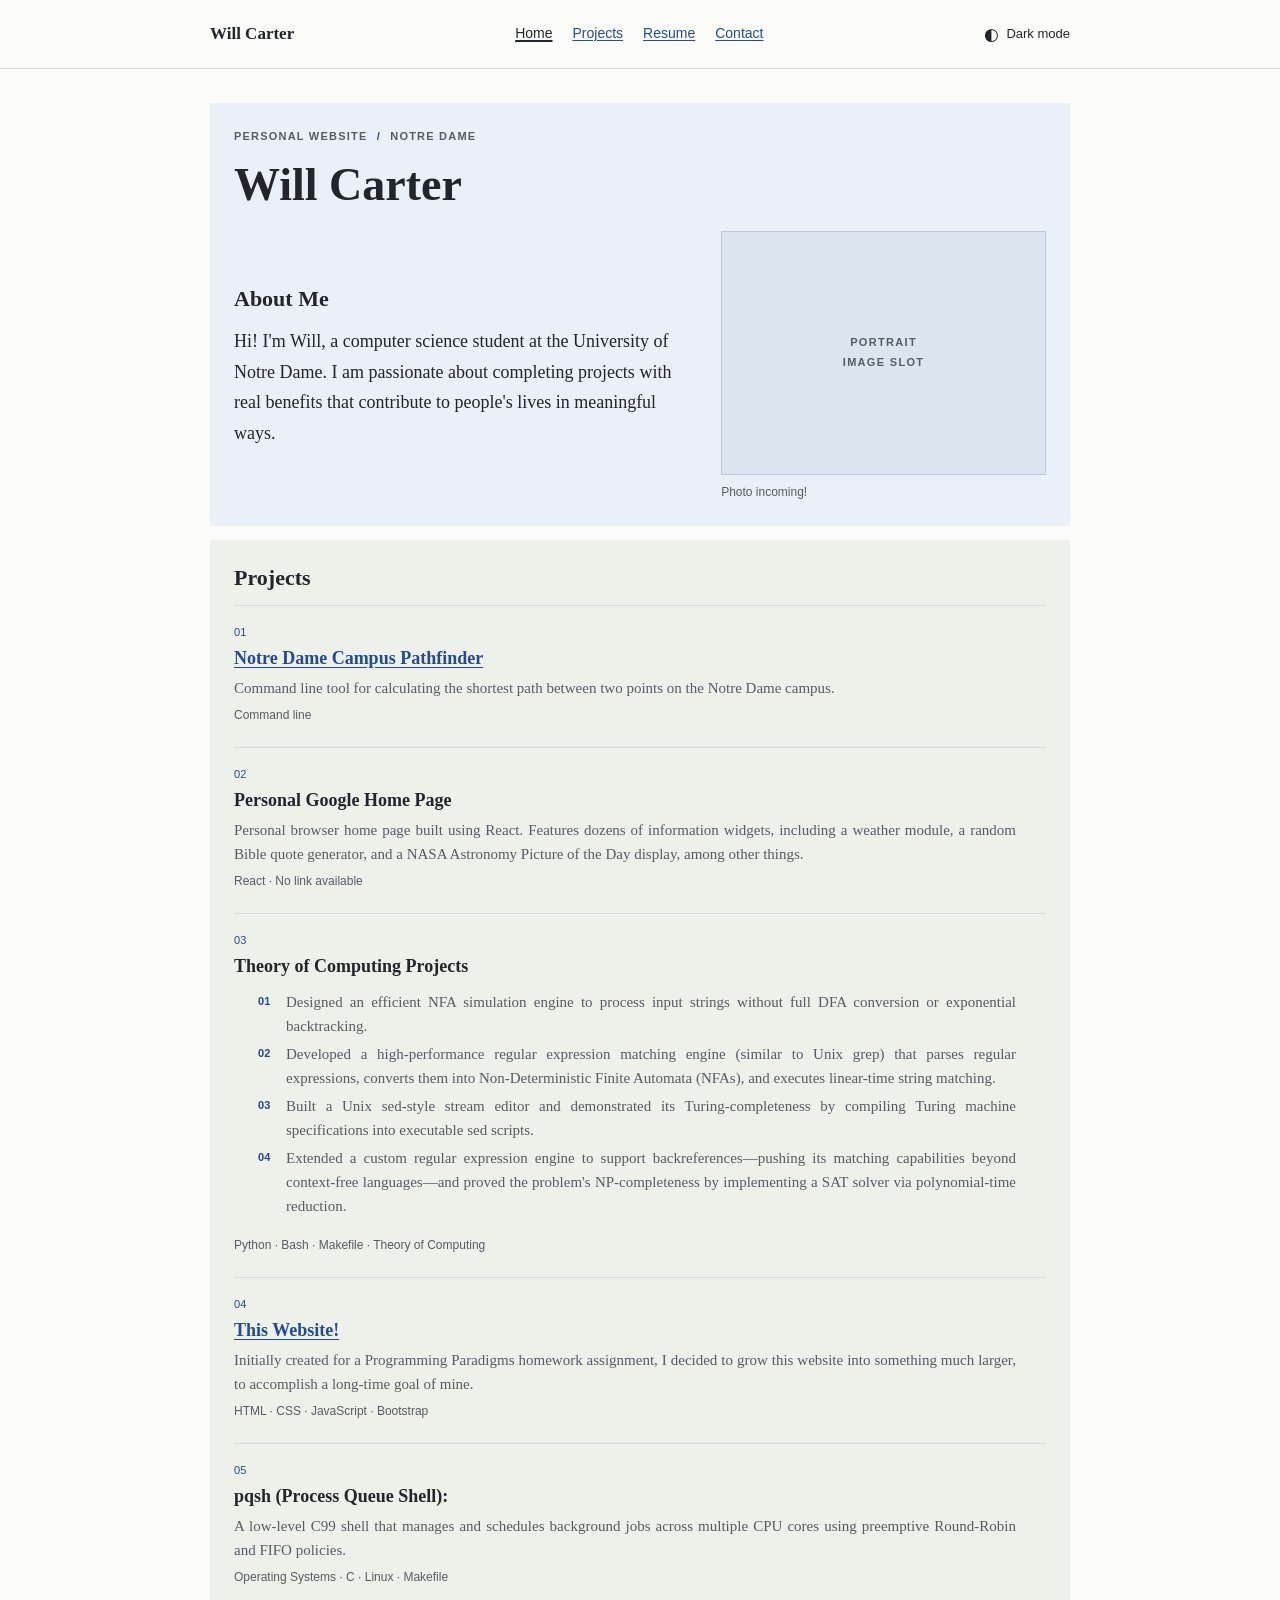
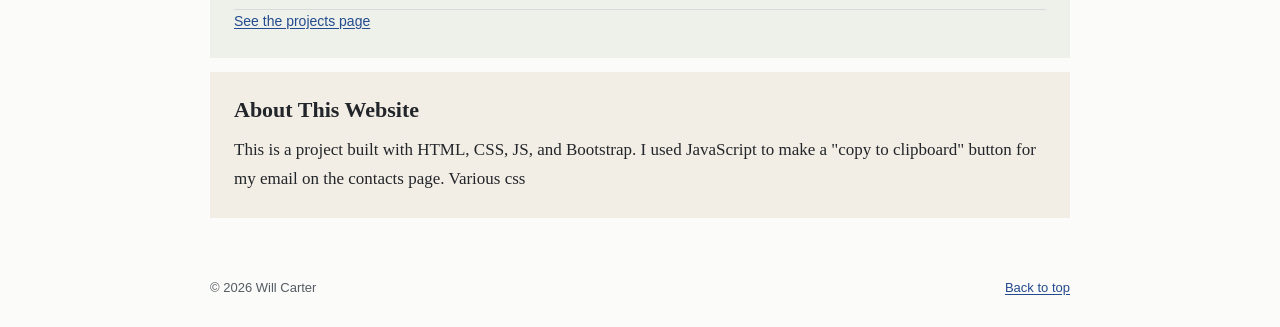
<file: site/index.html>
<!DOCTYPE html>
<html lang="en">
<head>
    <meta charset="UTF-8">
    <meta name="viewport" content="width=device-width, initial-scale=1.0">
    <title>Will Carter - Home</title>
    <script>
        (() => {
            let theme;
            try {
                theme = localStorage.getItem('home-theme');
            } catch (error) {
                theme = null;
            }
            if (theme !== 'light' && theme !== 'dark') {
                theme = window.matchMedia('(prefers-color-scheme: dark)').matches ? 'dark' : 'light';
            }
            document.documentElement.dataset.homeTheme = theme;
        })();
    </script>
    <link href="https://cdn.jsdelivr.net/npm/bootstrap@5.3.3/dist/css/bootstrap.min.css" rel="stylesheet">
    <link rel="stylesheet" href="styles.css">
</head>
<body class="simple-home">
    <a class="home-skip-link" href="#main-content">Skip to content</a>
    <header class="reading-header">
        <div class="reading-column reading-header__inner">
            <a class="reading-brand" href="home.html">Will Carter</a>
            <nav class="reading-nav" aria-label="Main navigation">
                <a href="index.html" aria-current="page">Home</a>
                <a href="projects.html">Projects</a>
                <a href="resume.html">Resume</a>
                <a href="contact.html">Contact</a>
            </nav>
            <button class="theme-switch" id="theme-toggle" type="button" aria-pressed="false">
                <span class="theme-switch__icon" aria-hidden="true">◐</span>
                <span>Dark mode</span>
            </button>
        </div>
    </header>

    <main class="reading-column home-content" id="main-content">
        <section class="content-module content-module--intro" aria-labelledby="page-title">
            <p class="home-kicker">PERSONAL WEBSITE <span aria-hidden="true">/</span> NOTRE DAME</p>
            <h1 id="page-title">Will Carter</h1>
            <div class="home-about-layout">
                <div class="home-about-copy">
                    <h2>About Me</h2>
                    <p class="home-lead">Hi! I'm Will, a computer science student at the University of Notre Dame. I am passionate about completing projects with real benefits that contribute to people's lives in meaningful ways.</p>
                </div>
                <figure class="home-portrait">
                    <div class="home-portrait__slot" role="img" aria-label="Portrait image placeholder">
                        <span>PORTRAIT<br>IMAGE SLOT</span>
                    </div>
                    <figcaption>Photo incoming!</figcaption>
                </figure>
            </div>
        </section>

        <section class="content-module content-module--projects" aria-labelledby="projects-title">
            <h2 id="projects-title">Projects</h2>
            <ol class="home-projects">
                <li>
                    <div>
                        <h2><a href="https://github.com/WillCarter5/Pathfinder">Notre Dame Campus Pathfinder</a></h2>
                        <p>Command line tool for calculating the shortest path between two points on the Notre Dame campus.</p>
                        <span class="home-project-type">Command line</span>
                    </div>
                </li>
                <li>
                    <div>
                        <h2>Personal Google Home Page</h2>
                        <p>Personal browser home page built using React. Features dozens of information widgets, including a weather module, a random Bible quote generator, and a NASA Astronomy Picture of the Day display, among other things.</p>
                        <span class="home-project-type">React · No link available</span>
                    </div>
                </li>
                <li>
                    <div>
                        <h2>Theory of Computing Projects</h2>
                        <ol>
                            <li><p>Designed an efficient NFA simulation engine to process input strings without full DFA conversion or exponential backtracking.</p></li>
                            <li><p>Developed a high-performance regular expression matching engine (similar to Unix grep) that parses regular expressions, converts them into Non-Deterministic Finite Automata (NFAs), and executes linear-time string matching.</p></li>
                            <li><p>Built a Unix sed-style stream editor and demonstrated its Turing-completeness by compiling Turing machine specifications into executable sed scripts.</p></li>
                            <li><p>Extended a custom regular expression engine to support backreferences—pushing its matching capabilities beyond context-free languages—and proved the problem's NP-completeness by implementing a SAT solver via polynomial-time reduction.</p></li>
                        </ol>
                        <span class="home-project-type">Python · Bash · Makefile · Theory of Computing</span>
                    </div>
                </li>
                <li>
                    <div>
                        <h2><a href="home.html">This Website!</a></h2>
                        <p>Initially created for a Programming Paradigms homework assignment, I decided to grow this website into something much larger, to accomplish a long-time goal of mine.</p>
                        <span class="home-project-type">HTML · CSS · JavaScript · Bootstrap</span>
                    </div>
                </li>
                <li>
                    <div>
                        <h2>pqsh (Process Queue Shell):</h2>
                        <p>A low-level C99 shell that manages and schedules background jobs across multiple CPU cores using preemptive Round-Robin and FIFO policies.</p>
                        <span class="home-project-type">Operating Systems · C · Linux · Makefile</span>
                    </div>
                </li>
            </ol>
            <p class="home-section-link"><a href="projects.html">See the projects page</a></p>
        </section>

        <section class="content-module content-module--website content-module--last" aria-labelledby="website-title">
            <h2 id="website-title">About This Website</h2>
            <p>This is a project built with HTML, CSS, JS, and Bootstrap. I used JavaScript to make a "copy to clipboard" button for my email on the contacts page. Various css </p>
        </section>
    </main>

    <footer class="reading-column home-footer">
        <span>&copy; 2026 Will Carter</span>
        <a href="#main-content">Back to top</a>
    </footer>

    <script src="https://cdn.jsdelivr.net/npm/bootstrap@5.3.3/dist/js/bootstrap.bundle.min.js"></script>
    <script src="script.js"></script>
</body>
</html>
</file>
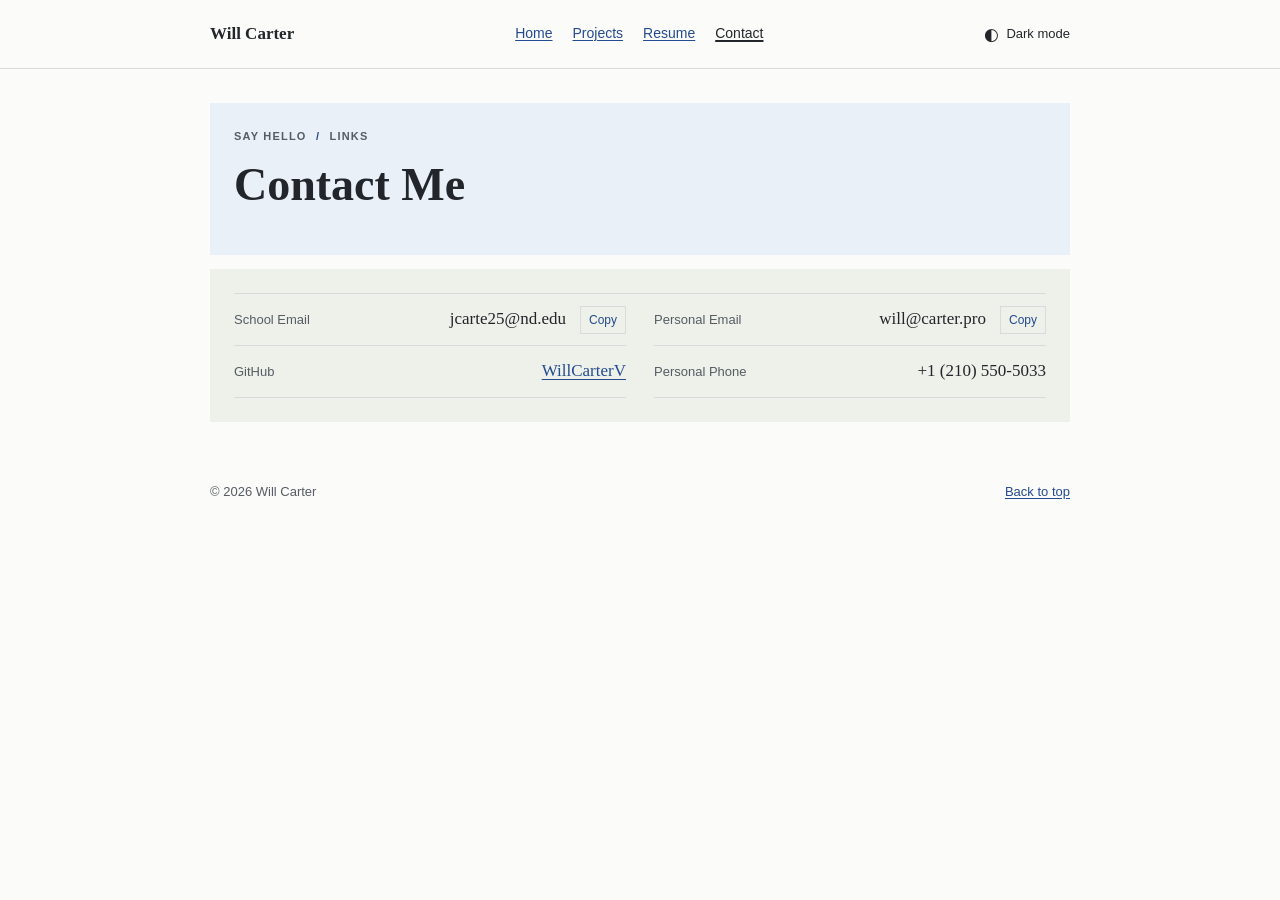
<file: contact.html>
<!DOCTYPE html>
<html lang="en">
<head>
    <meta charset="UTF-8">
    <meta name="viewport" content="width=device-width, initial-scale=1.0">
    <title>Will Carter - Contact</title>
    <script>
        (() => {
            let theme;
            try {
                theme = localStorage.getItem('home-theme');
            } catch (error) {
                theme = null;
            }
            if (theme !== 'light' && theme !== 'dark') {
                theme = window.matchMedia('(prefers-color-scheme: dark)').matches ? 'dark' : 'light';
            }
            document.documentElement.dataset.homeTheme = theme;
        })();
    </script>
    <link href="https://cdn.jsdelivr.net/npm/bootstrap@5.3.3/dist/css/bootstrap.min.css" rel="stylesheet">
    <link rel="stylesheet" href="styles.css">
</head>
<body class="simple-home">
    <a class="home-skip-link" href="#main-content">Skip to content</a>
    <header class="reading-header">
        <div class="reading-column reading-header__inner">
            <a class="reading-brand" href="home.html">Will Carter</a>
            <nav class="reading-nav" aria-label="Main navigation">
                <a href="home.html">Home</a>
                <a href="projects.html">Projects</a>
                <a href="resume.html">Resume</a>
                <a href="contact.html" aria-current="page">Contact</a>
            </nav>
            <button class="theme-switch" id="theme-toggle" type="button" aria-pressed="false">
                <span class="theme-switch__icon" aria-hidden="true">◐</span>
                <span>Dark mode</span>
            </button>
        </div>
    </header>

    <main class="reading-column home-content" id="main-content">
        <section class="content-module content-module--intro" aria-labelledby="page-title">
            <p class="home-kicker">SAY HELLO <span aria-hidden="true">/</span> LINKS</p>
            <h1 id="page-title">Contact Me</h1>
        </section>

        <section class="content-module content-module--projects" aria-label="Contact information">
            <ul class="home-link-list">
                <li>
                    <span>School Email</span>
                    <div class="contact-email">
                        <span>jcarte25@nd.edu</span>
                        <button id="copy-btn" class="copy-email" type="button" onclick="copyText('jcarte25@nd.edu')">Copy</button>
                    </div>
                </li>
                <li>
                    <span>Personal Email</span>
                    <div class="contact-email">
                        <span>will@carter.pro</span>
                        <button id="copy-btn" class="copy-email" type="button" onclick="copyText('will@carter.pro')">Copy</button>
                    </div>
                </li>
                <li><span>GitHub</span><a href="https://github.com/WillCarter5">WillCarterV</a></li>
                <li><span>Personal Phone</span>+1 (210) 550-5033</li>
            </ul>
        </section>
    </main>

    <footer class="reading-column home-footer">
        <span>&copy; 2026 Will Carter</span>
        <a href="#main-content">Back to top</a>
    </footer>

    <script src="https://cdn.jsdelivr.net/npm/bootstrap@5.3.3/dist/js/bootstrap.bundle.min.js"></script>
    <script src="script.js"></script>
</body>
</html>
</file>
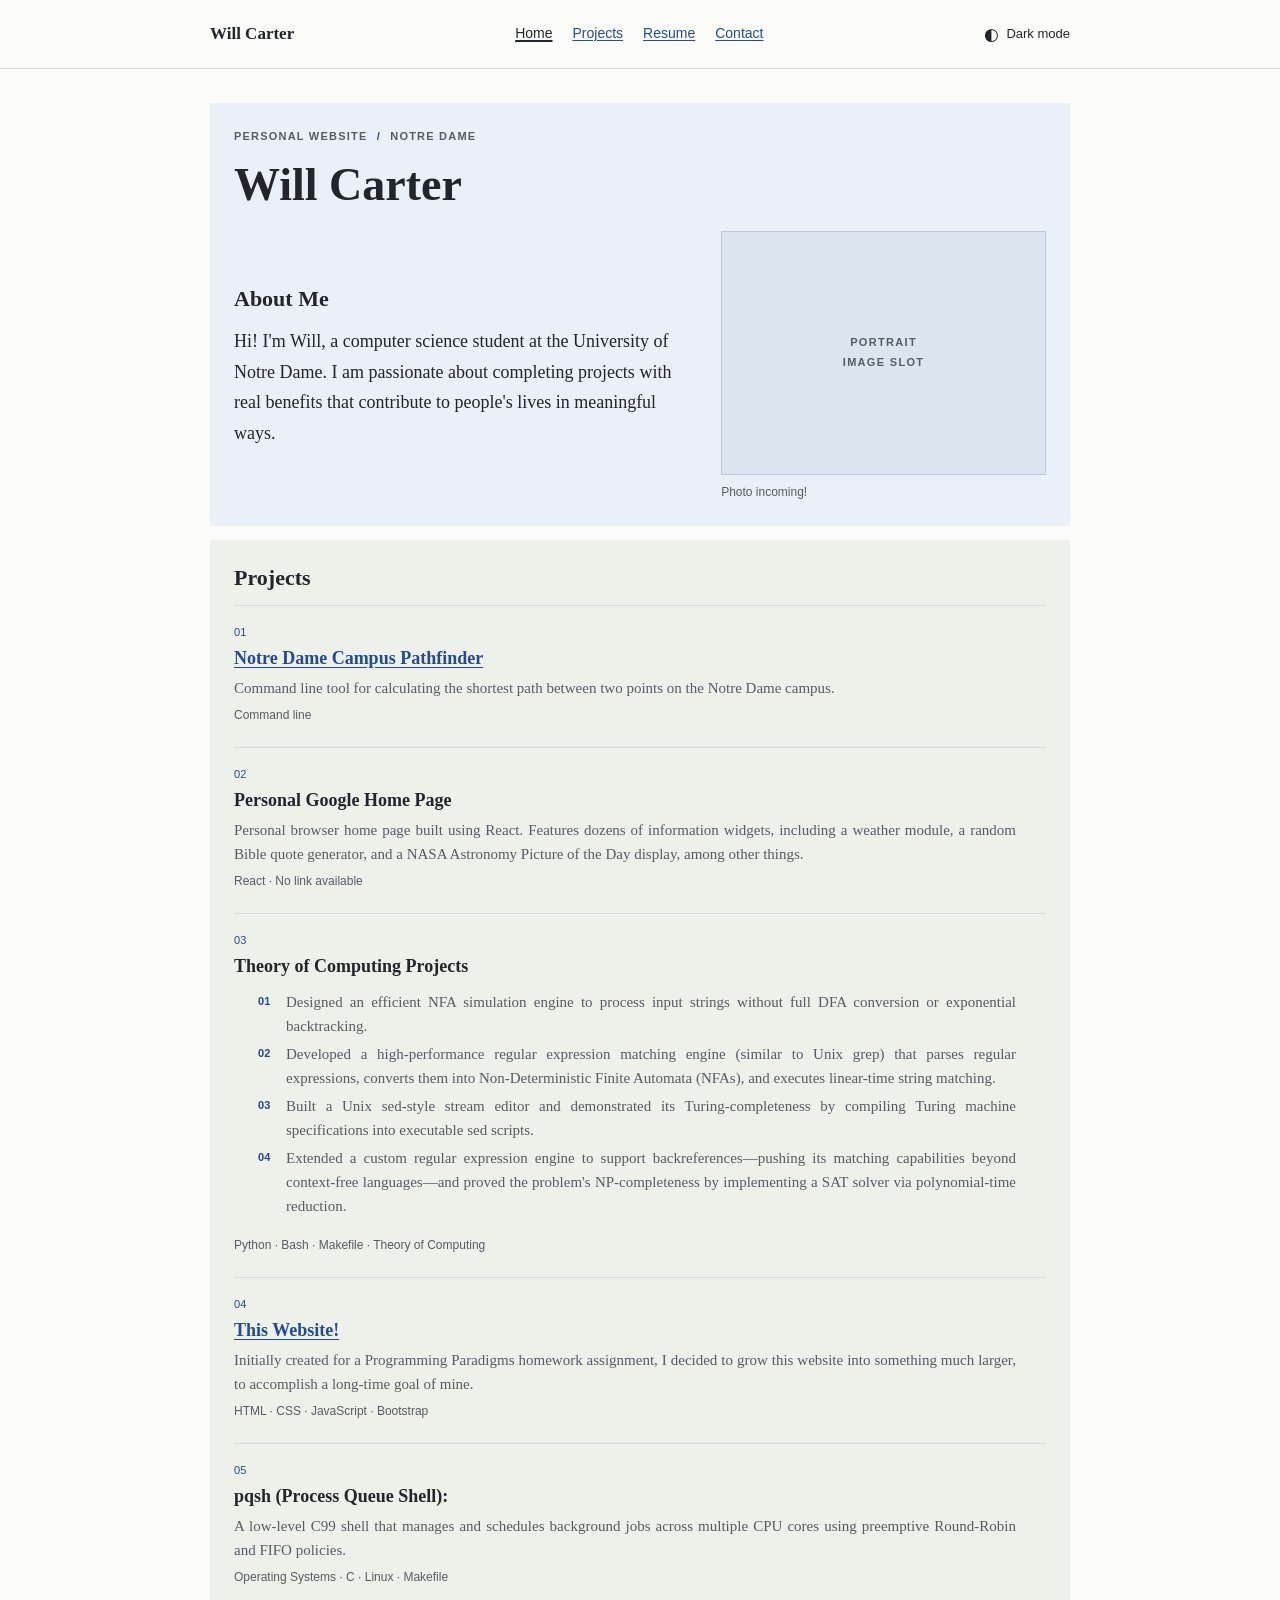
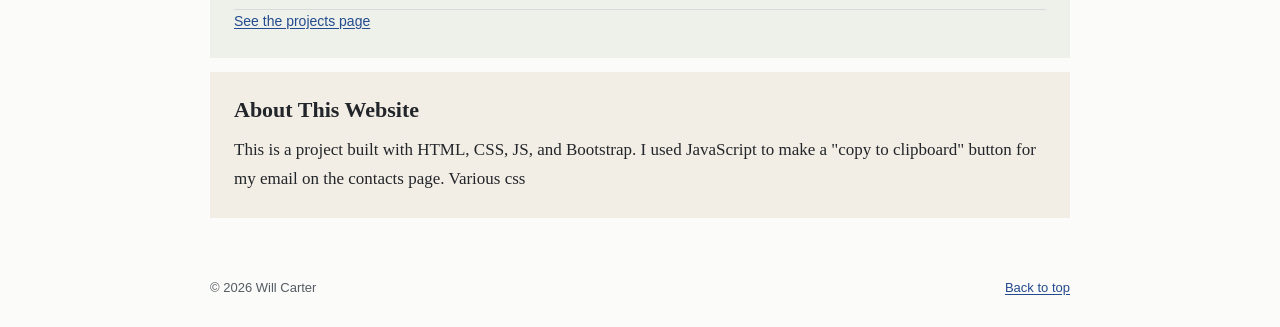
<file: home.html>
<!DOCTYPE html>
<html lang="en">
<head>
    <meta charset="UTF-8">
    <meta name="viewport" content="width=device-width, initial-scale=1.0">
    <title>Will Carter - Home</title>
    <script>
        (() => {
            let theme;
            try {
                theme = localStorage.getItem('home-theme');
            } catch (error) {
                theme = null;
            }
            if (theme !== 'light' && theme !== 'dark') {
                theme = window.matchMedia('(prefers-color-scheme: dark)').matches ? 'dark' : 'light';
            }
            document.documentElement.dataset.homeTheme = theme;
        })();
    </script>
    <link href="https://cdn.jsdelivr.net/npm/bootstrap@5.3.3/dist/css/bootstrap.min.css" rel="stylesheet">
    <link rel="stylesheet" href="styles.css">
</head>
<body class="simple-home">
    <a class="home-skip-link" href="#main-content">Skip to content</a>
    <header class="reading-header">
        <div class="reading-column reading-header__inner">
            <a class="reading-brand" href="home.html">Will Carter</a>
            <nav class="reading-nav" aria-label="Main navigation">
                <a href="home.html" aria-current="page">Home</a>
                <a href="projects.html">Projects</a>
                <a href="resume.html">Resume</a>
                <a href="contact.html">Contact</a>
            </nav>
            <button class="theme-switch" id="theme-toggle" type="button" aria-pressed="false">
                <span class="theme-switch__icon" aria-hidden="true">◐</span>
                <span>Dark mode</span>
            </button>
        </div>
    </header>

    <main class="reading-column home-content" id="main-content">
        <section class="content-module content-module--intro" aria-labelledby="page-title">
            <p class="home-kicker">PERSONAL WEBSITE <span aria-hidden="true">/</span> NOTRE DAME</p>
            <h1 id="page-title">Will Carter</h1>
            <div class="home-about-layout">
                <div class="home-about-copy">
                    <h2>About Me</h2>
                    <p class="home-lead">Hi! I'm Will, a computer science student at the University of Notre Dame. I am passionate about completing projects with real benefits that contribute to people's lives in meaningful ways.</p>
                </div>
                <figure class="home-portrait">
                    <div class="home-portrait__slot" role="img" aria-label="Portrait image placeholder">
                        <span>PORTRAIT<br>IMAGE SLOT</span>
                    </div>
                    <figcaption>Photo incoming!</figcaption>
                </figure>
            </div>
        </section>

        <section class="content-module content-module--projects" aria-labelledby="projects-title">
            <h2 id="projects-title">Projects</h2>
            <ol class="home-projects">
                <li>
                    <div>
                        <h2><a href="https://github.com/WillCarter5/Pathfinder">Notre Dame Campus Pathfinder</a></h2>
                        <p>Command line tool for calculating the shortest path between two points on the Notre Dame campus.</p>
                        <span class="home-project-type">Command line</span>
                    </div>
                </li>
                <li>
                    <div>
                        <h2>Personal Google Home Page</h2>
                        <p>Personal browser home page built using React. Features dozens of information widgets, including a weather module, a random Bible quote generator, and a NASA Astronomy Picture of the Day display, among other things.</p>
                        <span class="home-project-type">React · No link available</span>
                    </div>
                </li>
                <li>
                    <div>
                        <h2>Theory of Computing Projects</h2>
                        <ol>
                            <li><p>Designed an efficient NFA simulation engine to process input strings without full DFA conversion or exponential backtracking.</p></li>
                            <li><p>Developed a high-performance regular expression matching engine (similar to Unix grep) that parses regular expressions, converts them into Non-Deterministic Finite Automata (NFAs), and executes linear-time string matching.</p></li>
                            <li><p>Built a Unix sed-style stream editor and demonstrated its Turing-completeness by compiling Turing machine specifications into executable sed scripts.</p></li>
                            <li><p>Extended a custom regular expression engine to support backreferences—pushing its matching capabilities beyond context-free languages—and proved the problem's NP-completeness by implementing a SAT solver via polynomial-time reduction.</p></li>
                        </ol>
                        <span class="home-project-type">Python · Bash · Makefile · Theory of Computing</span>
                    </div>
                </li>
                <li>
                    <div>
                        <h2><a href="home.html">This Website!</a></h2>
                        <p>Initially created for a Programming Paradigms homework assignment, I decided to grow this website into something much larger, to accomplish a long-time goal of mine.</p>
                        <span class="home-project-type">HTML · CSS · JavaScript · Bootstrap</span>
                    </div>
                </li>
                <li>
                    <div>
                        <h2>pqsh (Process Queue Shell):</h2>
                        <p>A low-level C99 shell that manages and schedules background jobs across multiple CPU cores using preemptive Round-Robin and FIFO policies.</p>
                        <span class="home-project-type">Operating Systems · C · Linux · Makefile</span>
                    </div>
                </li>
            </ol>
            <p class="home-section-link"><a href="projects.html">See the projects page</a></p>
        </section>

        <section class="content-module content-module--website content-module--last" aria-labelledby="website-title">
            <h2 id="website-title">About This Website</h2>
            <p>This is a project built with HTML, CSS, JS, and Bootstrap. I used JavaScript to make a "copy to clipboard" button for my email on the contacts page. Various css </p>
        </section>
    </main>

    <footer class="reading-column home-footer">
        <span>&copy; 2026 Will Carter</span>
        <a href="#main-content">Back to top</a>
    </footer>

    <script src="https://cdn.jsdelivr.net/npm/bootstrap@5.3.3/dist/js/bootstrap.bundle.min.js"></script>
    <script src="script.js"></script>
</body>
</html>
</file>
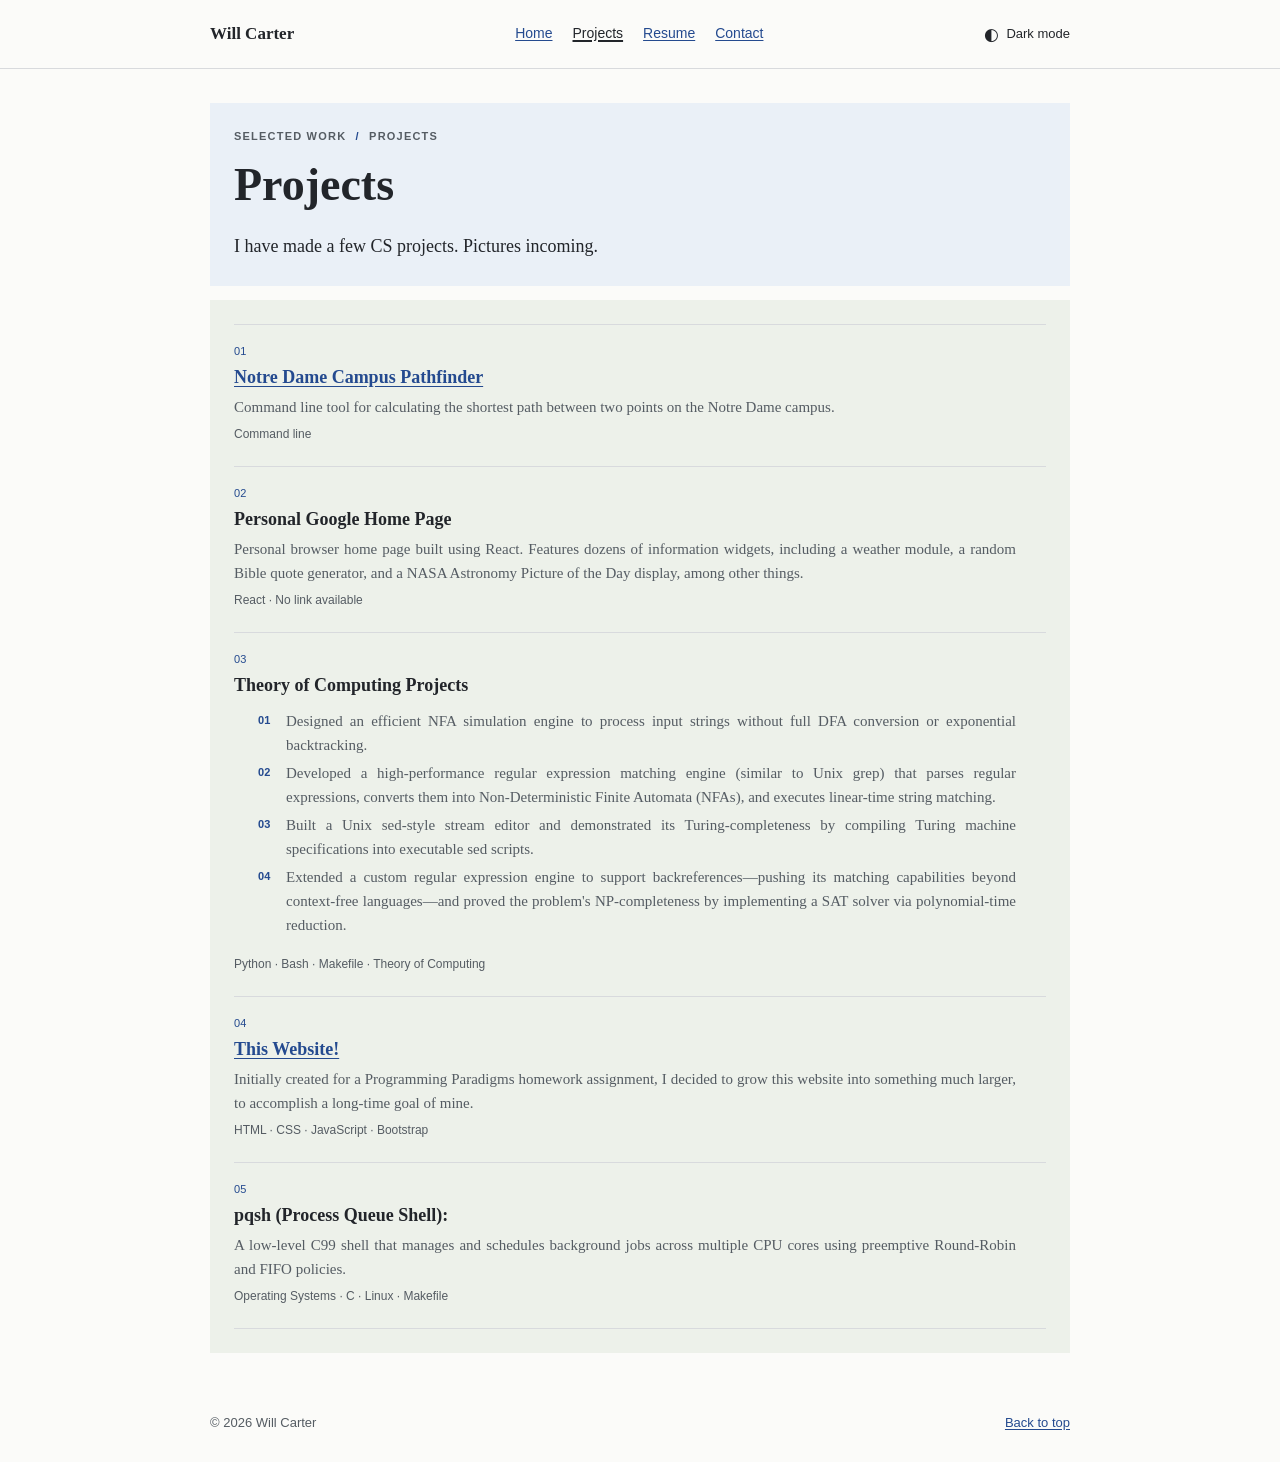
<file: projects.html>
<!DOCTYPE html>
<html lang="en">
<head>
    <meta charset="UTF-8">
    <meta name="viewport" content="width=device-width, initial-scale=1.0">
    <title>Will Carter - Projects</title>
    <script>
        (() => {
            let theme;
            try {
                theme = localStorage.getItem('home-theme');
            } catch (error) {
                theme = null;
            }
            if (theme !== 'light' && theme !== 'dark') {
                theme = window.matchMedia('(prefers-color-scheme: dark)').matches ? 'dark' : 'light';
            }
            document.documentElement.dataset.homeTheme = theme;
        })();
    </script>
    <link href="https://cdn.jsdelivr.net/npm/bootstrap@5.3.3/dist/css/bootstrap.min.css" rel="stylesheet">
    <link rel="stylesheet" href="styles.css">
</head>
<body class="simple-home">
    <!--Note: I used ChatGPT and Gemini to learn more about using Bootstrap-->
    <a class="home-skip-link" href="#main-content">Skip to content</a>
    <header class="reading-header">
        <div class="reading-column reading-header__inner">
            <a class="reading-brand" href="home.html">Will Carter</a>
            <nav class="reading-nav" aria-label="Main navigation">
                <a href="home.html">Home</a>
                <a href="projects.html" aria-current="page">Projects</a>
                <a href="resume.html">Resume</a>
                <a href="contact.html">Contact</a>
            </nav>
            <button class="theme-switch" id="theme-toggle" type="button" aria-pressed="false">
                <span class="theme-switch__icon" aria-hidden="true">◐</span>
                <span>Dark mode</span>
            </button>
        </div>
    </header>

    <main class="reading-column home-content" id="main-content">
        <section class="content-module content-module--intro" aria-labelledby="page-title">
            <p class="home-kicker">SELECTED WORK <span aria-hidden="true">/</span> PROJECTS</p>
            <h1 id="page-title">Projects</h1>
            <p class="home-lead">I have made a few CS projects. Pictures incoming.</p>
        </section>

        <section class="content-module content-module--projects" aria-label="Project list">
            <ol class="home-projects">
                <li>
                    <div>
                        <h2><a href="https://github.com/WillCarter5/Pathfinder">Notre Dame Campus Pathfinder</a></h2>
                        <p>Command line tool for calculating the shortest path between two points on the Notre Dame campus.</p>
                        <span class="home-project-type">Command line</span>
                    </div>
                </li>
                <li>
                    <div>
                        <h2>Personal Google Home Page</h2>
                        <p>Personal browser home page built using React. Features dozens of information widgets, including a weather module, a random Bible quote generator, and a NASA Astronomy Picture of the Day display, among other things.</p>
                        <span class="home-project-type">React · No link available</span>
                    </div>
                </li>
                <li>
                    <div>
                        <h2>Theory of Computing Projects</h2>
                        <ol>
                            <li><p>Designed an efficient NFA simulation engine to process input strings without full DFA conversion or exponential backtracking.</p></li>
                            <li><p>Developed a high-performance regular expression matching engine (similar to Unix grep) that parses regular expressions, converts them into Non-Deterministic Finite Automata (NFAs), and executes linear-time string matching.</p></li>
                            <li><p>Built a Unix sed-style stream editor and demonstrated its Turing-completeness by compiling Turing machine specifications into executable sed scripts.</p></li>
                            <li><p>Extended a custom regular expression engine to support backreferences—pushing its matching capabilities beyond context-free languages—and proved the problem's NP-completeness by implementing a SAT solver via polynomial-time reduction.</p></li>
                        </ol>
                        <span class="home-project-type">Python · Bash · Makefile · Theory of Computing</span>
                    </div>
                </li>
                <li>
                    <div>
                        <h2><a href="home.html">This Website!</a></h2>
                        <p>Initially created for a Programming Paradigms homework assignment, I decided to grow this website into something much larger, to accomplish a long-time goal of mine.</p>
                        <span class="home-project-type">HTML · CSS · JavaScript · Bootstrap</span>
                    </div>
                </li>
                <li>
                    <div>
                        <h2>pqsh (Process Queue Shell):</h2>
                        <p>A low-level C99 shell that manages and schedules background jobs across multiple CPU cores using preemptive Round-Robin and FIFO policies.</p>
                        <span class="home-project-type">Operating Systems · C · Linux · Makefile</span>
                    </div>
                </li>
            </ol>
        </section>
    </main>

    <footer class="reading-column home-footer">
        <span>&copy; 2026 Will Carter</span>
        <a href="#main-content">Back to top</a>
    </footer>

    <script src="https://cdn.jsdelivr.net/npm/bootstrap@5.3.3/dist/js/bootstrap.bundle.min.js"></script>
    <script src="script.js"></script>
</body>
</html>
</file>
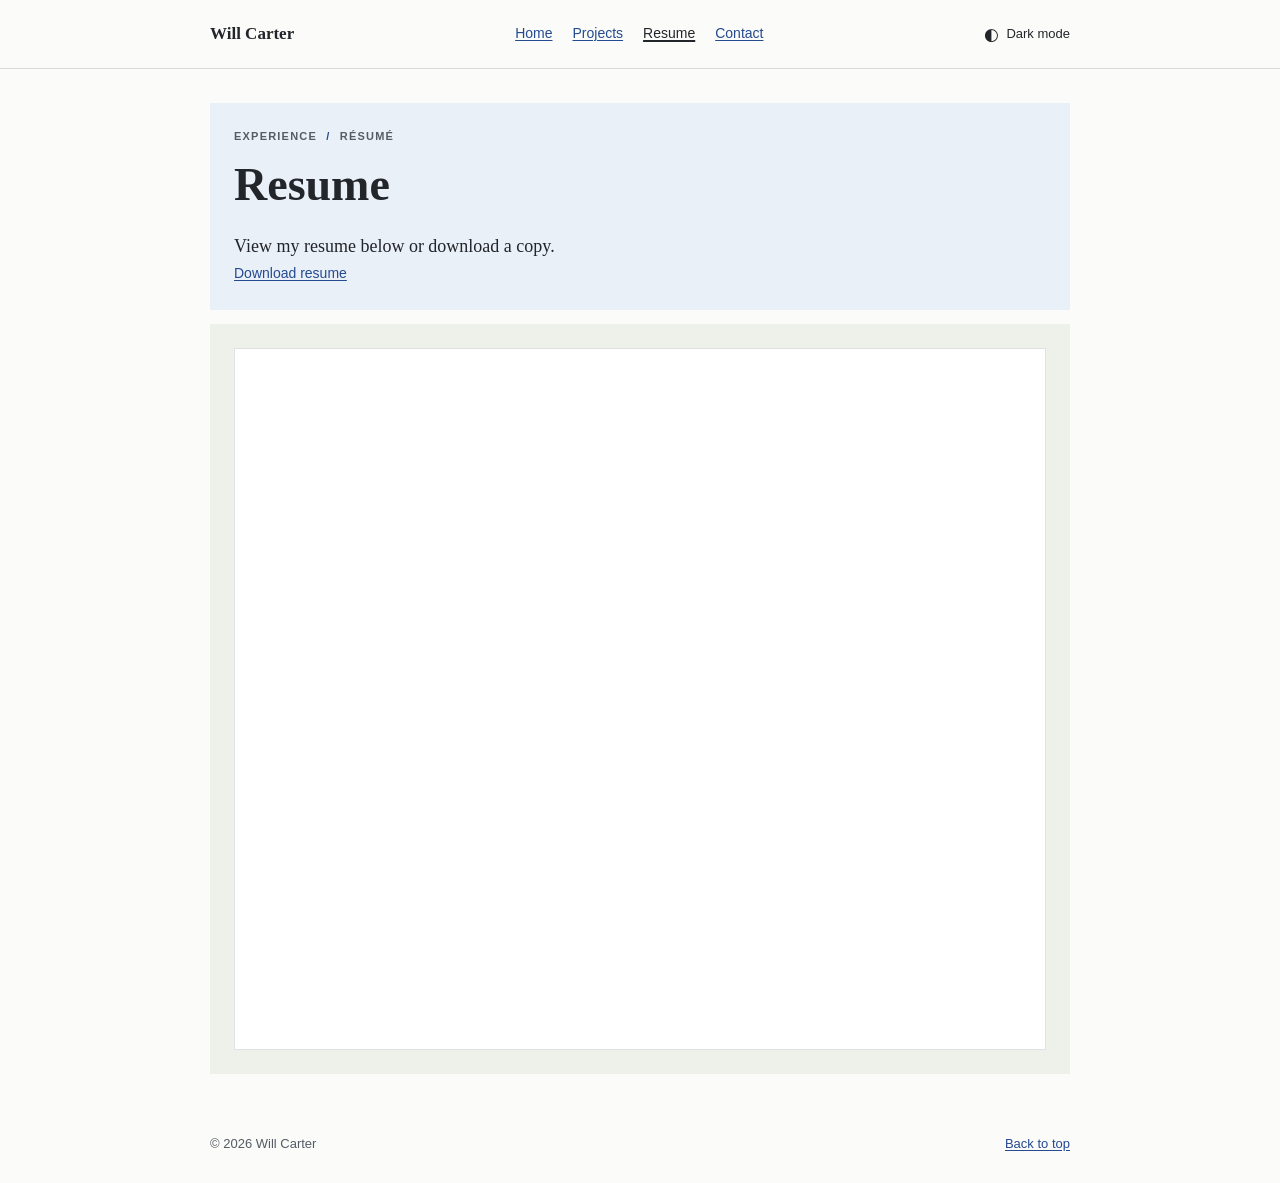
<file: resume.html>
<!DOCTYPE html>
<html lang="en">
<head>
	<meta charset="UTF-8">
	<meta name="viewport" content="width=device-width, initial-scale=1.0">
	<title>Will Carter - Resume</title>
	<script>
		(() => {
			let theme;
			try {
				theme = localStorage.getItem('home-theme');
			} catch (error) {
				theme = null;
			}
			if (theme !== 'light' && theme !== 'dark') {
				theme = window.matchMedia('(prefers-color-scheme: dark)').matches ? 'dark' : 'light';
			}
			document.documentElement.dataset.homeTheme = theme;
		})();
	</script>
	<link href="https://cdn.jsdelivr.net/npm/bootstrap@5.3.3/dist/css/bootstrap.min.css" rel="stylesheet">
	<link rel="stylesheet" href="styles.css">
</head>
	<body class="simple-home">
	<a class="home-skip-link" href="#main-content">Skip to content</a>
	<header class="reading-header">
		<div class="reading-column reading-header__inner">
			<a class="reading-brand" href="home.html">Will Carter</a>
			<nav class="reading-nav" aria-label="Main navigation">
				<a href="home.html">Home</a>
				<a href="projects.html">Projects</a>
				<a href="resume.html" aria-current="page">Resume</a>
				<a href="contact.html">Contact</a>
			</nav>
			<button class="theme-switch" id="theme-toggle" type="button" aria-pressed="false">
				<span class="theme-switch__icon" aria-hidden="true">◐</span>
				<span>Dark mode</span>
			</button>
		</div>
	</header>

	<main class="reading-column home-content" id="main-content">
		<section class="content-module content-module--intro" aria-labelledby="page-title">
			<p class="home-kicker">EXPERIENCE <span aria-hidden="true">/</span> RÉSUMÉ</p>
			<h1 id="page-title">Resume</h1>
			<p class="home-lead">View my resume below or download a copy.</p>
			<p class="home-section-link"><a href="James%20Carter%20Resume.pdf" download="James Carter Resume.pdf">Download resume</a></p>
		</section>
		<section class="content-module content-module--projects" aria-label="Resume document">
			<iframe
				class="resume-viewer"
				src="James%20Carter%20Resume.pdf"
				title="Will Carter resume PDF">
				<p>Your browser cannot display the PDF. <a href="James%20Carter%20Resume.pdf" download="James Carter Resume.pdf">Download the resume</a>.</p>
			</iframe>
		</section>
	</main>

	<footer class="reading-column home-footer">
		<span>&copy; 2026 Will Carter</span>
		<a href="#main-content">Back to top</a>
	</footer>

	<script src="https://cdn.jsdelivr.net/npm/bootstrap@5.3.3/dist/js/bootstrap.bundle.min.js"></script>
	<script src="script.js"></script>
</body>
</html>
</file>
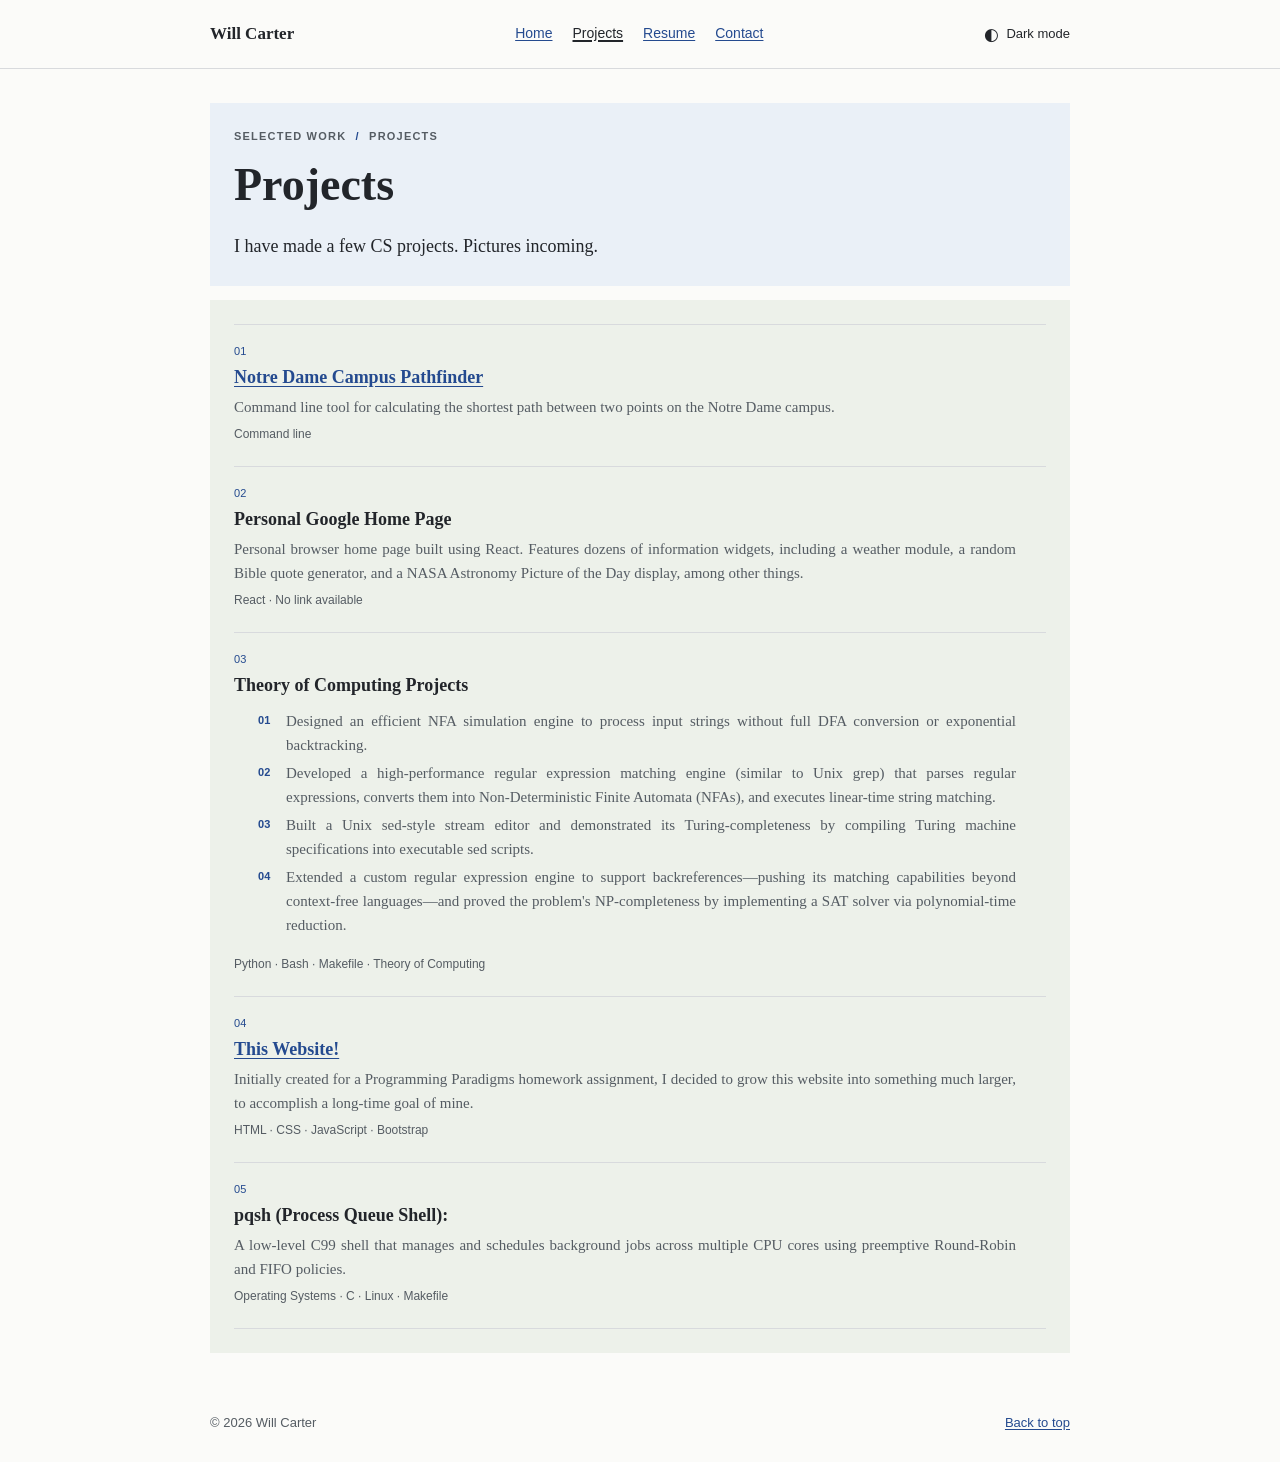
<file: site/projects.html>
<!DOCTYPE html>
<html lang="en">
<head>
    <meta charset="UTF-8">
    <meta name="viewport" content="width=device-width, initial-scale=1.0">
    <title>Will Carter - Projects</title>
    <script>
        (() => {
            let theme;
            try {
                theme = localStorage.getItem('home-theme');
            } catch (error) {
                theme = null;
            }
            if (theme !== 'light' && theme !== 'dark') {
                theme = window.matchMedia('(prefers-color-scheme: dark)').matches ? 'dark' : 'light';
            }
            document.documentElement.dataset.homeTheme = theme;
        })();
    </script>
    <link href="https://cdn.jsdelivr.net/npm/bootstrap@5.3.3/dist/css/bootstrap.min.css" rel="stylesheet">
    <link rel="stylesheet" href="styles.css">
</head>
<body class="simple-home">
    <!--Note: I used ChatGPT and Gemini to learn more about using Bootstrap-->
    <a class="home-skip-link" href="#main-content">Skip to content</a>
    <header class="reading-header">
        <div class="reading-column reading-header__inner">
            <a class="reading-brand" href="home.html">Will Carter</a>
            <nav class="reading-nav" aria-label="Main navigation">
                <a href="index.html">Home</a>
                <a href="projects.html" aria-current="page">Projects</a>
                <a href="resume.html">Resume</a>
                <a href="contact.html">Contact</a>
            </nav>
            <button class="theme-switch" id="theme-toggle" type="button" aria-pressed="false">
                <span class="theme-switch__icon" aria-hidden="true">◐</span>
                <span>Dark mode</span>
            </button>
        </div>
    </header>

    <main class="reading-column home-content" id="main-content">
        <section class="content-module content-module--intro" aria-labelledby="page-title">
            <p class="home-kicker">SELECTED WORK <span aria-hidden="true">/</span> PROJECTS</p>
            <h1 id="page-title">Projects</h1>
            <p class="home-lead">I have made a few CS projects. Pictures incoming.</p>
        </section>

        <section class="content-module content-module--projects" aria-label="Project list">
            <ol class="home-projects">
                <li>
                    <div>
                        <h2><a href="https://github.com/WillCarter5/Pathfinder">Notre Dame Campus Pathfinder</a></h2>
                        <p>Command line tool for calculating the shortest path between two points on the Notre Dame campus.</p>
                        <span class="home-project-type">Command line</span>
                    </div>
                </li>
                <li>
                    <div>
                        <h2>Personal Google Home Page</h2>
                        <p>Personal browser home page built using React. Features dozens of information widgets, including a weather module, a random Bible quote generator, and a NASA Astronomy Picture of the Day display, among other things.</p>
                        <span class="home-project-type">React · No link available</span>
                    </div>
                </li>
                <li>
                    <div>
                        <h2>Theory of Computing Projects</h2>
                        <ol>
                            <li><p>Designed an efficient NFA simulation engine to process input strings without full DFA conversion or exponential backtracking.</p></li>
                            <li><p>Developed a high-performance regular expression matching engine (similar to Unix grep) that parses regular expressions, converts them into Non-Deterministic Finite Automata (NFAs), and executes linear-time string matching.</p></li>
                            <li><p>Built a Unix sed-style stream editor and demonstrated its Turing-completeness by compiling Turing machine specifications into executable sed scripts.</p></li>
                            <li><p>Extended a custom regular expression engine to support backreferences—pushing its matching capabilities beyond context-free languages—and proved the problem's NP-completeness by implementing a SAT solver via polynomial-time reduction.</p></li>
                        </ol>
                        <span class="home-project-type">Python · Bash · Makefile · Theory of Computing</span>
                    </div>
                </li>
                <li>
                    <div>
                        <h2><a href="home.html">This Website!</a></h2>
                        <p>Initially created for a Programming Paradigms homework assignment, I decided to grow this website into something much larger, to accomplish a long-time goal of mine.</p>
                        <span class="home-project-type">HTML · CSS · JavaScript · Bootstrap</span>
                    </div>
                </li>
                <li>
                    <div>
                        <h2>pqsh (Process Queue Shell):</h2>
                        <p>A low-level C99 shell that manages and schedules background jobs across multiple CPU cores using preemptive Round-Robin and FIFO policies.</p>
                        <span class="home-project-type">Operating Systems · C · Linux · Makefile</span>
                    </div>
                </li>
            </ol>
        </section>
    </main>

    <footer class="reading-column home-footer">
        <span>&copy; 2026 Will Carter</span>
        <a href="#main-content">Back to top</a>
    </footer>

    <script src="https://cdn.jsdelivr.net/npm/bootstrap@5.3.3/dist/js/bootstrap.bundle.min.js"></script>
    <script src="script.js"></script>
</body>
</html>
</file>
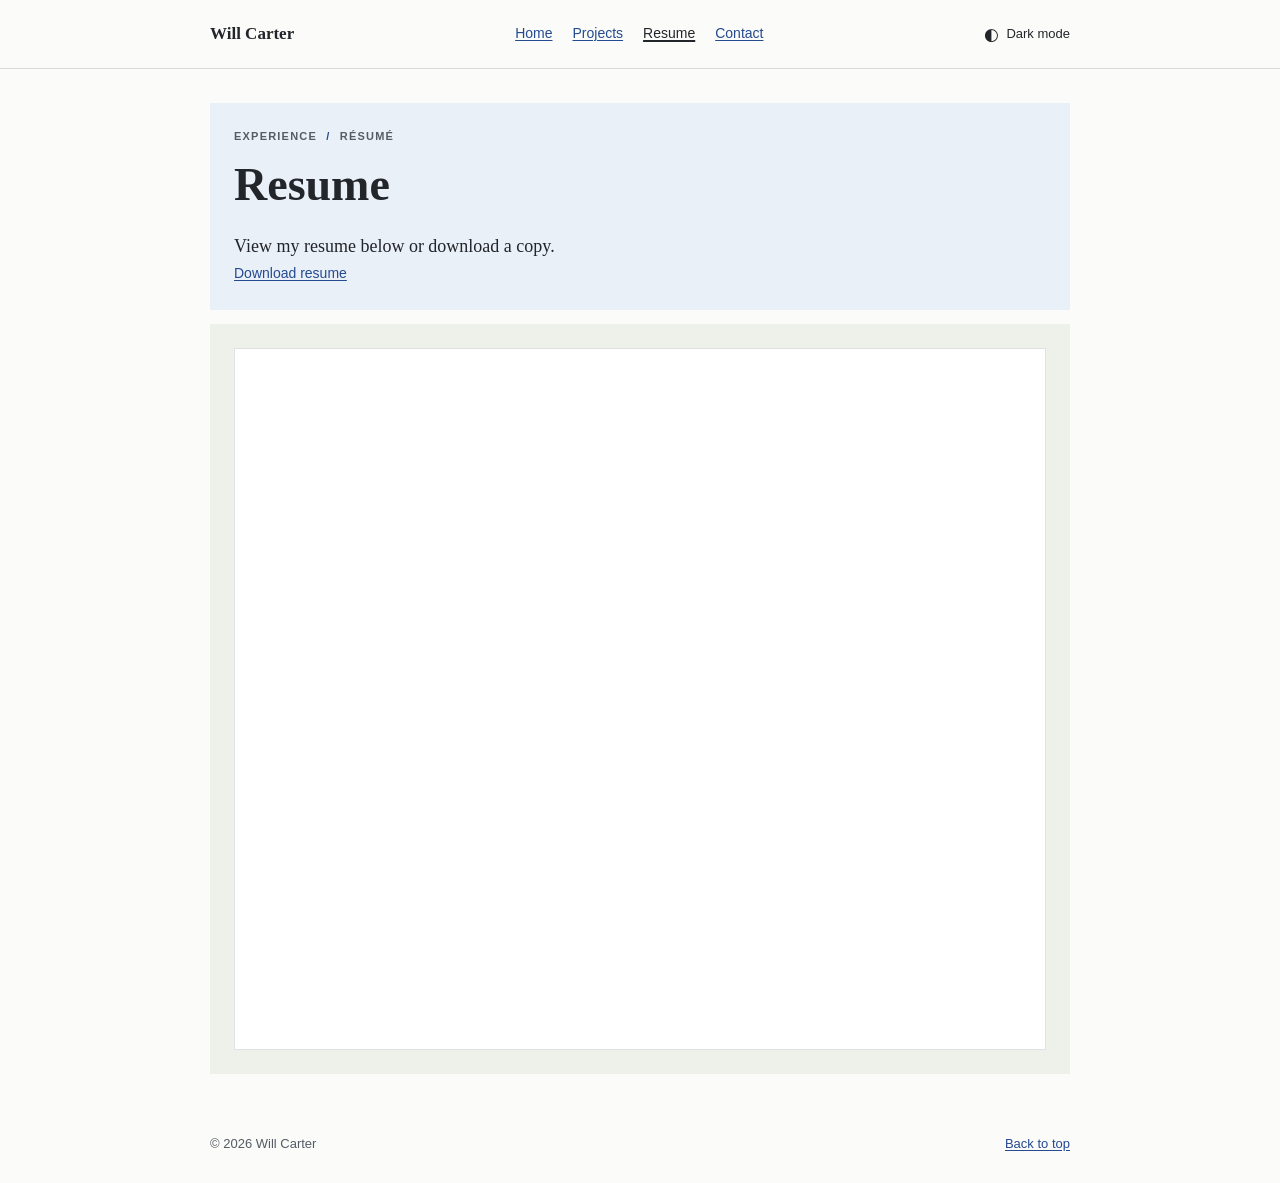
<file: site/resume.html>
<!DOCTYPE html>
<html lang="en">
<head>
	<meta charset="UTF-8">
	<meta name="viewport" content="width=device-width, initial-scale=1.0">
	<title>Will Carter - Resume</title>
	<script>
		(() => {
			let theme;
			try {
				theme = localStorage.getItem('home-theme');
			} catch (error) {
				theme = null;
			}
			if (theme !== 'light' && theme !== 'dark') {
				theme = window.matchMedia('(prefers-color-scheme: dark)').matches ? 'dark' : 'light';
			}
			document.documentElement.dataset.homeTheme = theme;
		})();
	</script>
	<link href="https://cdn.jsdelivr.net/npm/bootstrap@5.3.3/dist/css/bootstrap.min.css" rel="stylesheet">
	<link rel="stylesheet" href="styles.css">
</head>
	<body class="simple-home">
	<a class="home-skip-link" href="#main-content">Skip to content</a>
	<header class="reading-header">
		<div class="reading-column reading-header__inner">
			<a class="reading-brand" href="home.html">Will Carter</a>
			<nav class="reading-nav" aria-label="Main navigation">
				<a href="index.html">Home</a>
				<a href="projects.html">Projects</a>
				<a href="resume.html" aria-current="page">Resume</a>
				<a href="contact.html">Contact</a>
			</nav>
			<button class="theme-switch" id="theme-toggle" type="button" aria-pressed="false">
				<span class="theme-switch__icon" aria-hidden="true">◐</span>
				<span>Dark mode</span>
			</button>
		</div>
	</header>

	<main class="reading-column home-content" id="main-content">
		<section class="content-module content-module--intro" aria-labelledby="page-title">
			<p class="home-kicker">EXPERIENCE <span aria-hidden="true">/</span> RÉSUMÉ</p>
			<h1 id="page-title">Resume</h1>
			<p class="home-lead">View my resume below or download a copy.</p>
			<p class="home-section-link"><a href="James%20Carter%20Resume.pdf" download="James Carter Resume.pdf">Download resume</a></p>
		</section>
		<section class="content-module content-module--projects" aria-label="Resume document">
			<iframe
				class="resume-viewer"
				src="James%20Carter%20Resume.pdf"
				title="Will Carter resume PDF">
				<p>Your browser cannot display the PDF. <a href="James%20Carter%20Resume.pdf" download="James Carter Resume.pdf">Download the resume</a>.</p>
			</iframe>
		</section>
	</main>

	<footer class="reading-column home-footer">
		<span>&copy; 2026 Will Carter</span>
		<a href="#main-content">Back to top</a>
	</footer>

	<script src="https://cdn.jsdelivr.net/npm/bootstrap@5.3.3/dist/js/bootstrap.bundle.min.js"></script>
	<script src="script.js"></script>
</body>
</html>
</file>
<file: site/styles.css>
*,
*::before,
*::after {
    box-sizing: border-box;
}

html,
body {
    margin: 0;
    padding: 0;
}

body {
    background-color: #f8f9fa;
    font-family: Arial, sans-serif;
}

.content {
    max-width: 800px;
    margin: 0 auto;
    padding: 2rem 1rem;
}

.content > .container {
    padding-left: 0;
    padding-right: 0;
}

.card-title {
    color: #0d6efd;
    font-weight: bold;
}

.display-4 {
    font-weight: bold;
}

.resume-viewer {
    display: block;
    width: 100%;
    height: min(78vh, 1100px);
    min-height: 560px;
    border: 1px solid #dee2e6;
    background-color: #fff;
}

#page-footer {
    margin-top: 50px;
    text-align: center;
}

.simple-home {
    --home-paper: #fbfbf9;
    --home-ink: #22252a;
    --home-muted: #555c63;
    --home-link: #244a8f;
    --home-rule: #d8dadd;
    --home-focus: #244a8f;
    --home-intro-bg: #eaf0f7;
    --home-projects-bg: #edf1ea;
    --home-website-bg: #f3eee5;
    --home-portrait-bg: #dce5ef;
    --home-portrait-rule: #bccbdc;
    min-height: 100vh;
    background: var(--home-paper);
    color: var(--home-ink);
    font-family: Georgia, 'Times New Roman', serif;
    font-size: 17px;
    line-height: 1.7;
}

html[data-home-theme='dark'] {
    color-scheme: dark;
}

html[data-home-theme='light'] {
    color-scheme: light;
}

html[data-home-theme='dark'] .simple-home {
    --home-paper: #191b1e;
    --home-ink: #f0efeb;
    --home-muted: #c0c2c4;
    --home-link: #a8bdff;
    --home-rule: #464a50;
    --home-focus: #c0ceff;
    --home-intro-bg: #242c36;
    --home-projects-bg: #252d28;
    --home-website-bg: #302d27;
    --home-portrait-bg: #303b48;
    --home-portrait-rule: #526173;
}

.simple-home a {
    color: var(--home-link);
    text-decoration: underline;
    text-underline-offset: 0.16em;
}

.simple-home a:hover {
    color: var(--home-ink);
}

.simple-home a:focus-visible,
.simple-home button:focus-visible {
    outline: 3px solid var(--home-focus);
    outline-offset: 3px;
}

.home-skip-link {
    position: absolute;
    z-index: 2;
    top: 8px;
    left: 8px;
    padding: 8px 12px;
    transform: translateY(-160%);
    background: var(--home-paper);
}

.home-skip-link:focus {
    transform: translateY(0);
}

.reading-column {
    width: min(860px, calc(100% - 48px));
    margin-inline: auto;
}

.reading-header {
    border-bottom: 1px solid var(--home-rule);
}

.reading-header__inner {
    display: flex;
    min-height: 68px;
    align-items: center;
    justify-content: space-between;
    gap: 18px 24px;
}

.simple-home .reading-brand {
    flex: 0 0 auto;
    color: var(--home-ink);
    font-size: 17px;
    font-weight: bold;
    text-decoration: none;
}

.reading-nav {
    display: flex;
    flex-wrap: wrap;
    align-items: center;
    justify-content: center;
    gap: 8px 20px;
    font-family: Arial, sans-serif;
    font-size: 14px;
}

.simple-home .reading-nav a[aria-current='page'] {
    color: var(--home-ink);
    text-decoration-thickness: 2px;
}

.theme-switch {
    display: inline-flex;
    flex: 0 0 auto;
    align-items: center;
    gap: 7px;
    padding: 6px 0;
    border: 0;
    background: transparent;
    color: var(--home-ink);
    cursor: pointer;
    font-family: Arial, sans-serif;
    font-size: 13px;
}

.theme-switch:hover {
    color: var(--home-link);
}

.theme-switch__icon {
    font-size: 17px;
    line-height: 1;
}

.home-content {
    padding-block: 34px 42px;
}

.simple-home .home-content h1,
.simple-home .home-content h2,
.simple-home .home-content h3 {
    color: var(--home-ink);
    font-family: Georgia, 'Times New Roman', serif;
    font-weight: 700;
    line-height: 1.3;
}

.simple-home .home-content h1 {
    margin: 0 0 22px;
    font-size: clamp(36px, 5vw, 46px);
    line-height: 1.08;
}

.simple-home .home-content h2 {
    margin: 0 0 12px;
    font-size: 22px;
}

.simple-home .home-content h3 {
    margin: 0 0 6px;
    font-size: 17px;
}

.simple-home .home-projects h2 {
    margin: 0 0 6px;
    font-size: 18px;
}

.home-kicker {
    margin: 0 0 17px;
    color: var(--home-muted);
    font-family: Arial, sans-serif;
    font-size: 11px;
    font-weight: 700;
    letter-spacing: 0.11em;
}

.home-kicker span {
    padding-inline: 5px;
    color: var(--home-link);
}

.content-module {
    margin: 0;
    padding: 24px;
    background: var(--home-projects-bg);
}

.content-module + .content-module {
    margin-top: 14px;
}

.content-module--intro {
    background: var(--home-intro-bg);
}

.content-module--website {
    background: var(--home-website-bg);
}

.content-module p {
    margin: 0 0 14px;
}

.content-module p:last-child {
    margin-bottom: 0;
}

.simple-home .home-lead {
    margin-bottom: 0;
    color: var(--home-ink);
    font-size: 18px;
}

.home-about-layout {
    display: grid;
    grid-template-columns: minmax(0, 1fr) minmax(220px, 0.72fr);
    align-items: center;
    gap: 36px;
}

.home-about-copy h2 {
    margin-bottom: 10px;
}

.home-portrait {
    width: 100%;
    margin: 0;
}

.home-portrait__slot {
    display: grid;
    width: 100%;
    min-height: 210px;
    aspect-ratio: 4 / 3;
    place-items: center;
    border: 1px solid var(--home-portrait-rule);
    background: var(--home-portrait-bg);
    color: var(--home-muted);
    text-align: center;
}

.home-portrait__slot span {
    font-family: Arial, sans-serif;
    font-size: 11px;
    font-weight: 700;
    letter-spacing: 0.12em;
    line-height: 1.8;
}

.home-portrait img {
    display: block;
    width: 100%;
    aspect-ratio: 4 / 3;
    object-fit: cover;
}

.home-portrait figcaption {
    margin-top: 7px;
    color: var(--home-muted);
    font-family: Arial, sans-serif;
    font-size: 12px;
}

.home-projects {
    margin: 0;
    padding: 0;
    border-top: 1px solid var(--home-rule);
    counter-reset: project-number;
    list-style: none;
}

.home-projects li {
    display: grid;
    grid-template-columns: minmax(0, 1fr);
    gap: 8px;
    padding: 17px 10px 18px 0;
    border-bottom: 1px solid var(--home-rule);
    counter-increment: project-number;
    text-align: justify;
}

.home-projects li > div::before {
    display: block;
    margin-bottom: 5px;
    color: var(--home-link);
    content: '0' counter(project-number);
    font-family: Arial, sans-serif;
    font-size: 11px;
}

.home-projects li:hover {
    background: color-mix(in srgb, var(--home-ink) 4%, transparent);
}

.simple-home .home-projects h3 a {
    color: var(--home-ink);
    text-decoration-color: transparent;
    text-decoration-thickness: 1px;
    text-underline-offset: 3px;
}

.simple-home .home-projects h3 a:hover {
    color: var(--home-link);
    text-decoration-color: currentColor;
}

.home-projects p {
    margin: 0;
    color: var(--home-muted);
    font-size: 15px;
    line-height: 1.6;
}

.home-project-type {
    align-self: center;
    color: var(--home-muted);
    font-family: Arial, sans-serif;
    font-size: 12px;
    line-height: 1.5;
    text-align: right;
}

.home-section-link {
    margin: 13px 0 0;
    font-family: Arial, sans-serif;
    font-size: 14px;
}

.home-link-list {
    display: grid;
    grid-template-columns: repeat(2, minmax(0, 1fr));
    gap: 0 28px;
    margin: 0;
    padding: 0;
    border-top: 1px solid var(--home-rule);
    list-style: none;
}

.home-link-list li {
    display: flex;
    align-items: baseline;
    justify-content: space-between;
    gap: 16px;
    padding-block: 11px;
    border-bottom: 1px solid var(--home-rule);
}

.home-link-list li > span {
    color: var(--home-muted);
    font-family: Arial, sans-serif;
    font-size: 13px;
}

.home-link-list li > a {
    text-align: right;
}

.contact-email {
    display: flex;
    align-items: center;
    justify-content: flex-end;
    gap: 14px;
}

.copy-email {
    padding: 3px 8px;
    border: 1px solid var(--home-rule);
    background: transparent;
    color: var(--home-link);
    cursor: pointer;
    font-family: Arial, sans-serif;
    font-size: 12px;
}

.copy-email:hover {
    border-color: var(--home-link);
}

.home-footer {
    display: flex;
    justify-content: space-between;
    gap: 18px;
    padding-block: 17px 28px;
    color: var(--home-muted);
    font-family: Arial, sans-serif;
    font-size: 13px;
}

@media (max-width: 720px) {
    .reading-header__inner {
        min-height: 0;
        flex-wrap: wrap;
        justify-content: space-between;
        padding-block: 14px;
    }

    .reading-nav {
        order: 3;
        width: 100%;
        justify-content: flex-start;
        gap: 8px 18px;
    }

    .home-about-layout {
        grid-template-columns: minmax(0, 1fr) minmax(190px, 0.8fr);
        gap: 24px;
    }

    .home-projects li {
        grid-template-columns: minmax(0, 1fr) 125px;
        gap: 14px;
    }
}

@media (max-width: 420px) {
    .reading-column {
        width: calc(100% - 32px);
    }

    .simple-home {
        font-size: 16px;
    }

    .simple-home .home-lead {
        font-size: 17px;
    }

    .content-module {
        padding: 19px;
    }

    .home-about-layout {
        grid-template-columns: 1fr;
        gap: 18px;
    }

    .home-portrait {
        max-width: 340px;
    }

    .home-portrait__slot {
        min-height: 0;
    }

    .home-projects li {
        grid-template-columns: 1fr;
        gap: 8px;
        padding-right: 4px;
    }

    .home-project-type {
        padding-left: 25px;
        text-align: left;
    }

    .home-link-list {
        grid-template-columns: 1fr;
    }

    .contact-email {
        flex-wrap: wrap;
        justify-content: flex-start;
    }

    .home-content {
        padding-top: 28px;
    }
}

@media (prefers-reduced-motion: reduce) {
    .simple-home *,
    .simple-home *::before,
    .simple-home *::after {
        scroll-behavior: auto !important;
        transition-duration: 0.01ms !important;
    }
}

/* Restore nested lists inside project content */
.home-projects li ul,
.home-projects li ol {
    margin: 10px 0;
    padding-left: 24px;
}

.home-projects li ul {
    list-style-type: disc;
}

.home-projects li ol {
    list-style-type: decimal;
}

/* Nested lists */
.home-projects li ul ul {
    list-style-type: circle;
}

.home-projects li ul ul ul {
    list-style-type: square;
}

.home-projects li li {
    display: list-item;
    padding: 2px 0;
    border-bottom: none;
    counter-increment: none;
}

/* Keep the outer project numbering separate */
.home-projects > li {
    display: grid;
    grid-template-columns: minmax(0, 1fr) 130px;
    gap: 20px;
}

/* Style nested ordered-list numbers */
.home-projects li ol {
    list-style: none;
    counter-reset: nested-item;
}

.home-projects li ol > li {
    counter-increment: nested-item;
    position: relative;
    padding-left: 28px;
}

.home-projects li ol > li::before {
    content: "0" counter(nested-item);
    position: absolute;
    left: 0;
    top: 4px;
    color: var(--home-link);
    font-family: Arial, sans-serif;
    font-size: 11px;
    font-weight: 700;
    line-height: inherit;
    letter-spacing: 0;
}


/* Fix project content width */
.home-projects > li {
    grid-template-columns: minmax(0, 1fr) auto;
}

.home-projects > li > div {
    min-width: 0;
    width: 100%;
}

.home-projects > li > div p,
.home-projects > li > div ul,
.home-projects > li > div ol {
    max-width: none;
    width: 100%;
}

/* Nested list items should not inherit the project grid */
.home-projects > li li {
    display: list-item;
    width: auto;
}
</file>
<file: styles.css>
*,
*::before,
*::after {
    box-sizing: border-box;
}

html,
body {
    margin: 0;
    padding: 0;
}

body {
    background-color: #f8f9fa;
    font-family: Arial, sans-serif;
}

.content {
    max-width: 800px;
    margin: 0 auto;
    padding: 2rem 1rem;
}

.content > .container {
    padding-left: 0;
    padding-right: 0;
}

.card-title {
    color: #0d6efd;
    font-weight: bold;
}

.display-4 {
    font-weight: bold;
}

.resume-viewer {
    display: block;
    width: 100%;
    height: min(78vh, 1100px);
    min-height: 560px;
    border: 1px solid #dee2e6;
    background-color: #fff;
}

#page-footer {
    margin-top: 50px;
    text-align: center;
}

.simple-home {
    --home-paper: #fbfbf9;
    --home-ink: #22252a;
    --home-muted: #555c63;
    --home-link: #244a8f;
    --home-rule: #d8dadd;
    --home-focus: #244a8f;
    --home-intro-bg: #eaf0f7;
    --home-projects-bg: #edf1ea;
    --home-website-bg: #f3eee5;
    --home-portrait-bg: #dce5ef;
    --home-portrait-rule: #bccbdc;
    min-height: 100vh;
    background: var(--home-paper);
    color: var(--home-ink);
    font-family: Georgia, 'Times New Roman', serif;
    font-size: 17px;
    line-height: 1.7;
}

html[data-home-theme='dark'] {
    color-scheme: dark;
}

html[data-home-theme='light'] {
    color-scheme: light;
}

html[data-home-theme='dark'] .simple-home {
    --home-paper: #191b1e;
    --home-ink: #f0efeb;
    --home-muted: #c0c2c4;
    --home-link: #a8bdff;
    --home-rule: #464a50;
    --home-focus: #c0ceff;
    --home-intro-bg: #242c36;
    --home-projects-bg: #252d28;
    --home-website-bg: #302d27;
    --home-portrait-bg: #303b48;
    --home-portrait-rule: #526173;
}

.simple-home a {
    color: var(--home-link);
    text-decoration: underline;
    text-underline-offset: 0.16em;
}

.simple-home a:hover {
    color: var(--home-ink);
}

.simple-home a:focus-visible,
.simple-home button:focus-visible {
    outline: 3px solid var(--home-focus);
    outline-offset: 3px;
}

.home-skip-link {
    position: absolute;
    z-index: 2;
    top: 8px;
    left: 8px;
    padding: 8px 12px;
    transform: translateY(-160%);
    background: var(--home-paper);
}

.home-skip-link:focus {
    transform: translateY(0);
}

.reading-column {
    width: min(860px, calc(100% - 48px));
    margin-inline: auto;
}

.reading-header {
    border-bottom: 1px solid var(--home-rule);
}

.reading-header__inner {
    display: flex;
    min-height: 68px;
    align-items: center;
    justify-content: space-between;
    gap: 18px 24px;
}

.simple-home .reading-brand {
    flex: 0 0 auto;
    color: var(--home-ink);
    font-size: 17px;
    font-weight: bold;
    text-decoration: none;
}

.reading-nav {
    display: flex;
    flex-wrap: wrap;
    align-items: center;
    justify-content: center;
    gap: 8px 20px;
    font-family: Arial, sans-serif;
    font-size: 14px;
}

.simple-home .reading-nav a[aria-current='page'] {
    color: var(--home-ink);
    text-decoration-thickness: 2px;
}

.theme-switch {
    display: inline-flex;
    flex: 0 0 auto;
    align-items: center;
    gap: 7px;
    padding: 6px 0;
    border: 0;
    background: transparent;
    color: var(--home-ink);
    cursor: pointer;
    font-family: Arial, sans-serif;
    font-size: 13px;
}

.theme-switch:hover {
    color: var(--home-link);
}

.theme-switch__icon {
    font-size: 17px;
    line-height: 1;
}

.home-content {
    padding-block: 34px 42px;
}

.simple-home .home-content h1,
.simple-home .home-content h2,
.simple-home .home-content h3 {
    color: var(--home-ink);
    font-family: Georgia, 'Times New Roman', serif;
    font-weight: 700;
    line-height: 1.3;
}

.simple-home .home-content h1 {
    margin: 0 0 22px;
    font-size: clamp(36px, 5vw, 46px);
    line-height: 1.08;
}

.simple-home .home-content h2 {
    margin: 0 0 12px;
    font-size: 22px;
}

.simple-home .home-content h3 {
    margin: 0 0 6px;
    font-size: 17px;
}

.simple-home .home-projects h2 {
    margin: 0 0 6px;
    font-size: 18px;
}

.home-kicker {
    margin: 0 0 17px;
    color: var(--home-muted);
    font-family: Arial, sans-serif;
    font-size: 11px;
    font-weight: 700;
    letter-spacing: 0.11em;
}

.home-kicker span {
    padding-inline: 5px;
    color: var(--home-link);
}

.content-module {
    margin: 0;
    padding: 24px;
    background: var(--home-projects-bg);
}

.content-module + .content-module {
    margin-top: 14px;
}

.content-module--intro {
    background: var(--home-intro-bg);
}

.content-module--website {
    background: var(--home-website-bg);
}

.content-module p {
    margin: 0 0 14px;
}

.content-module p:last-child {
    margin-bottom: 0;
}

.simple-home .home-lead {
    margin-bottom: 0;
    color: var(--home-ink);
    font-size: 18px;
}

.home-about-layout {
    display: grid;
    grid-template-columns: minmax(0, 1fr) minmax(220px, 0.72fr);
    align-items: center;
    gap: 36px;
}

.home-about-copy h2 {
    margin-bottom: 10px;
}

.home-portrait {
    width: 100%;
    margin: 0;
}

.home-portrait__slot {
    display: grid;
    width: 100%;
    min-height: 210px;
    aspect-ratio: 4 / 3;
    place-items: center;
    border: 1px solid var(--home-portrait-rule);
    background: var(--home-portrait-bg);
    color: var(--home-muted);
    text-align: center;
}

.home-portrait__slot span {
    font-family: Arial, sans-serif;
    font-size: 11px;
    font-weight: 700;
    letter-spacing: 0.12em;
    line-height: 1.8;
}

.home-portrait img {
    display: block;
    width: 100%;
    aspect-ratio: 4 / 3;
    object-fit: cover;
}

.home-portrait figcaption {
    margin-top: 7px;
    color: var(--home-muted);
    font-family: Arial, sans-serif;
    font-size: 12px;
}

.home-projects {
    margin: 0;
    padding: 0;
    border-top: 1px solid var(--home-rule);
    counter-reset: project-number;
    list-style: none;
}

.home-projects li {
    display: grid;
    grid-template-columns: minmax(0, 1fr);
    gap: 8px;
    padding: 17px 10px 18px 0;
    border-bottom: 1px solid var(--home-rule);
    counter-increment: project-number;
    text-align: justify;
}

.home-projects li > div::before {
    display: block;
    margin-bottom: 5px;
    color: var(--home-link);
    content: '0' counter(project-number);
    font-family: Arial, sans-serif;
    font-size: 11px;
}

.home-projects li:hover {
    background: color-mix(in srgb, var(--home-ink) 4%, transparent);
}

.simple-home .home-projects h3 a {
    color: var(--home-ink);
    text-decoration-color: transparent;
    text-decoration-thickness: 1px;
    text-underline-offset: 3px;
}

.simple-home .home-projects h3 a:hover {
    color: var(--home-link);
    text-decoration-color: currentColor;
}

.home-projects p {
    margin: 0;
    color: var(--home-muted);
    font-size: 15px;
    line-height: 1.6;
}

.home-project-type {
    align-self: center;
    color: var(--home-muted);
    font-family: Arial, sans-serif;
    font-size: 12px;
    line-height: 1.5;
    text-align: right;
}

.home-section-link {
    margin: 13px 0 0;
    font-family: Arial, sans-serif;
    font-size: 14px;
}

.home-link-list {
    display: grid;
    grid-template-columns: repeat(2, minmax(0, 1fr));
    gap: 0 28px;
    margin: 0;
    padding: 0;
    border-top: 1px solid var(--home-rule);
    list-style: none;
}

.home-link-list li {
    display: flex;
    align-items: baseline;
    justify-content: space-between;
    gap: 16px;
    padding-block: 11px;
    border-bottom: 1px solid var(--home-rule);
}

.home-link-list li > span {
    color: var(--home-muted);
    font-family: Arial, sans-serif;
    font-size: 13px;
}

.home-link-list li > a {
    text-align: right;
}

.contact-email {
    display: flex;
    align-items: center;
    justify-content: flex-end;
    gap: 14px;
}

.copy-email {
    padding: 3px 8px;
    border: 1px solid var(--home-rule);
    background: transparent;
    color: var(--home-link);
    cursor: pointer;
    font-family: Arial, sans-serif;
    font-size: 12px;
}

.copy-email:hover {
    border-color: var(--home-link);
}

.home-footer {
    display: flex;
    justify-content: space-between;
    gap: 18px;
    padding-block: 17px 28px;
    color: var(--home-muted);
    font-family: Arial, sans-serif;
    font-size: 13px;
}

@media (max-width: 720px) {
    .reading-header__inner {
        min-height: 0;
        flex-wrap: wrap;
        justify-content: space-between;
        padding-block: 14px;
    }

    .reading-nav {
        order: 3;
        width: 100%;
        justify-content: flex-start;
        gap: 8px 18px;
    }

    .home-about-layout {
        grid-template-columns: minmax(0, 1fr) minmax(190px, 0.8fr);
        gap: 24px;
    }

    .home-projects li {
        grid-template-columns: minmax(0, 1fr) 125px;
        gap: 14px;
    }
}

@media (max-width: 420px) {
    .reading-column {
        width: calc(100% - 32px);
    }

    .simple-home {
        font-size: 16px;
    }

    .simple-home .home-lead {
        font-size: 17px;
    }

    .content-module {
        padding: 19px;
    }

    .home-about-layout {
        grid-template-columns: 1fr;
        gap: 18px;
    }

    .home-portrait {
        max-width: 340px;
    }

    .home-portrait__slot {
        min-height: 0;
    }

    .home-projects li {
        grid-template-columns: 1fr;
        gap: 8px;
        padding-right: 4px;
    }

    .home-project-type {
        padding-left: 25px;
        text-align: left;
    }

    .home-link-list {
        grid-template-columns: 1fr;
    }

    .contact-email {
        flex-wrap: wrap;
        justify-content: flex-start;
    }

    .home-content {
        padding-top: 28px;
    }
}

@media (prefers-reduced-motion: reduce) {
    .simple-home *,
    .simple-home *::before,
    .simple-home *::after {
        scroll-behavior: auto !important;
        transition-duration: 0.01ms !important;
    }
}

/* Restore nested lists inside project content */
.home-projects li ul,
.home-projects li ol {
    margin: 10px 0;
    padding-left: 24px;
}

.home-projects li ul {
    list-style-type: disc;
}

.home-projects li ol {
    list-style-type: decimal;
}

/* Nested lists */
.home-projects li ul ul {
    list-style-type: circle;
}

.home-projects li ul ul ul {
    list-style-type: square;
}

.home-projects li li {
    display: list-item;
    padding: 2px 0;
    border-bottom: none;
    counter-increment: none;
}

/* Keep the outer project numbering separate */
.home-projects > li {
    display: grid;
    grid-template-columns: minmax(0, 1fr) 130px;
    gap: 20px;
}

/* Style nested ordered-list numbers */
.home-projects li ol {
    list-style: none;
    counter-reset: nested-item;
}

.home-projects li ol > li {
    counter-increment: nested-item;
    position: relative;
    padding-left: 28px;
}

.home-projects li ol > li::before {
    content: "0" counter(nested-item);
    position: absolute;
    left: 0;
    top: 4px;
    color: var(--home-link);
    font-family: Arial, sans-serif;
    font-size: 11px;
    font-weight: 700;
    line-height: inherit;
    letter-spacing: 0;
}


/* Fix project content width */
.home-projects > li {
    grid-template-columns: minmax(0, 1fr) auto;
}

.home-projects > li > div {
    min-width: 0;
    width: 100%;
}

.home-projects > li > div p,
.home-projects > li > div ul,
.home-projects > li > div ol {
    max-width: none;
    width: 100%;
}

/* Nested list items should not inherit the project grid */
.home-projects > li li {
    display: list-item;
    width: auto;
}
</file>
